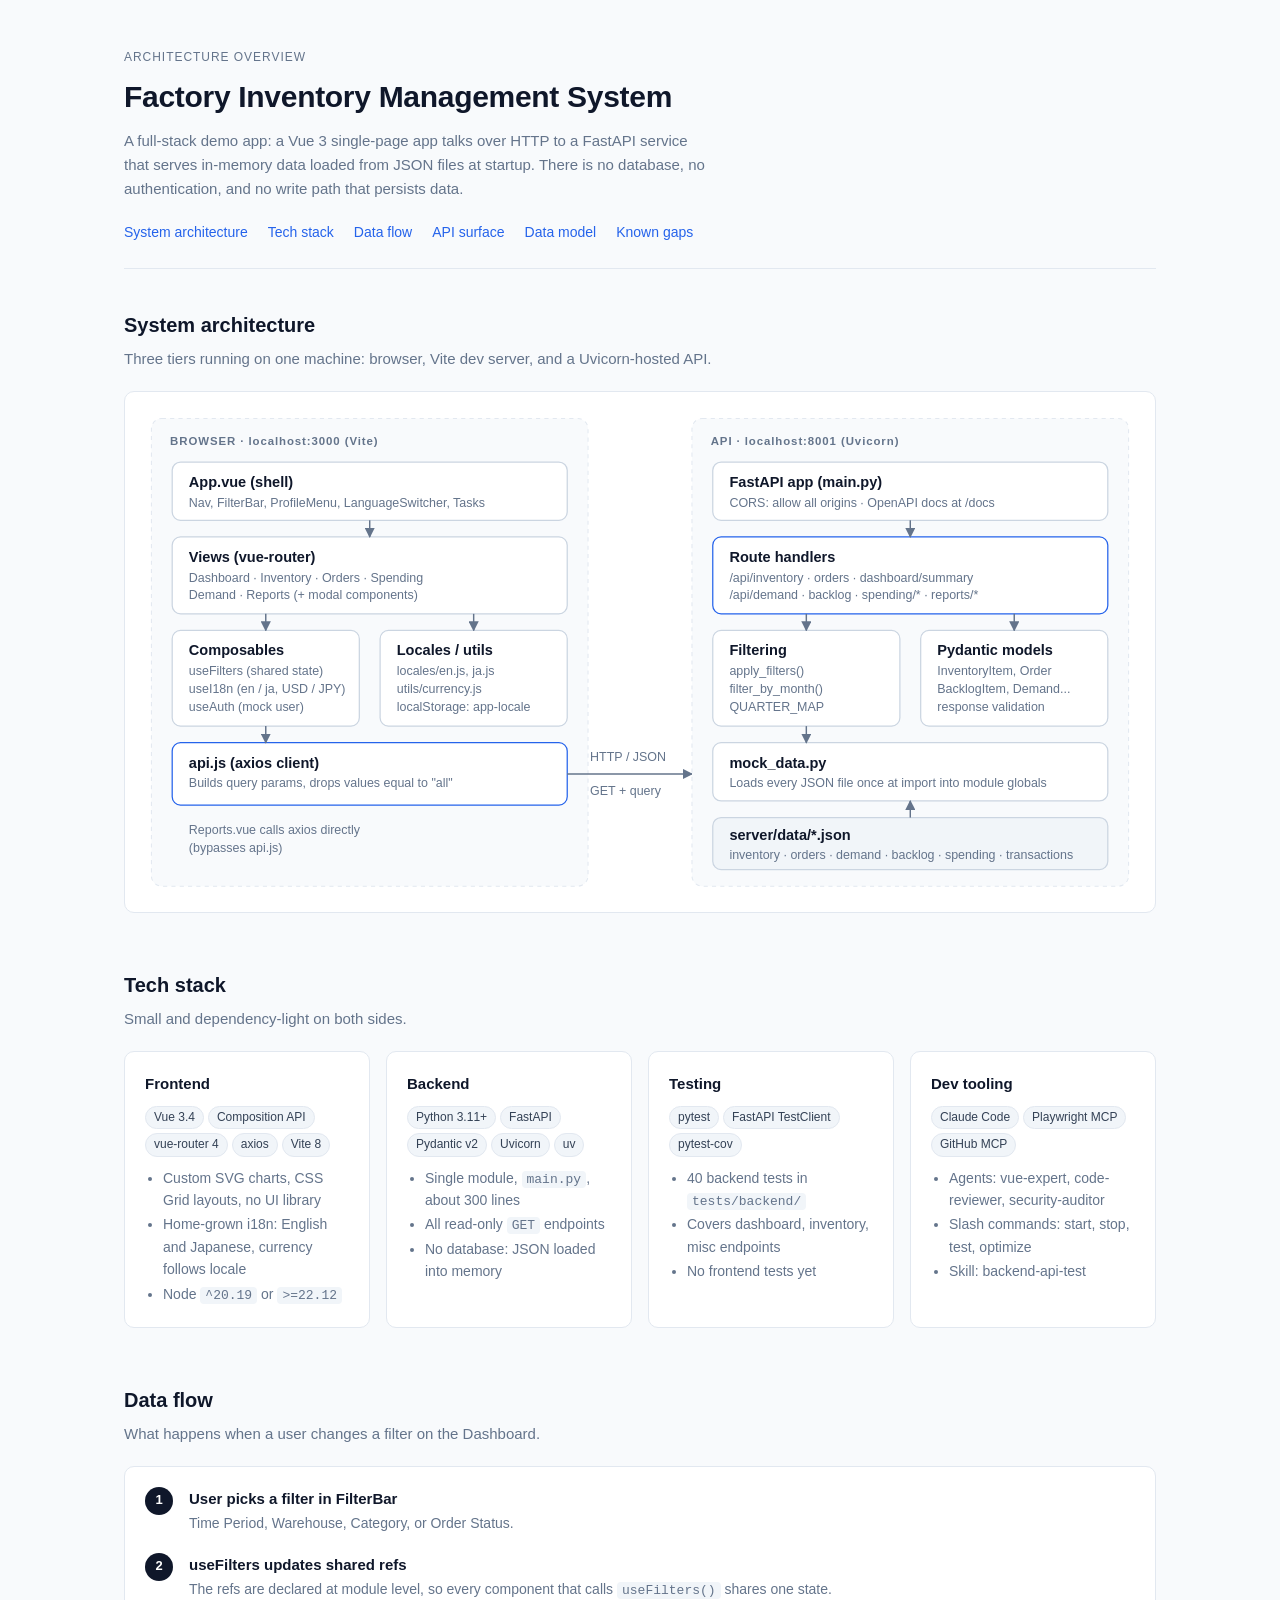
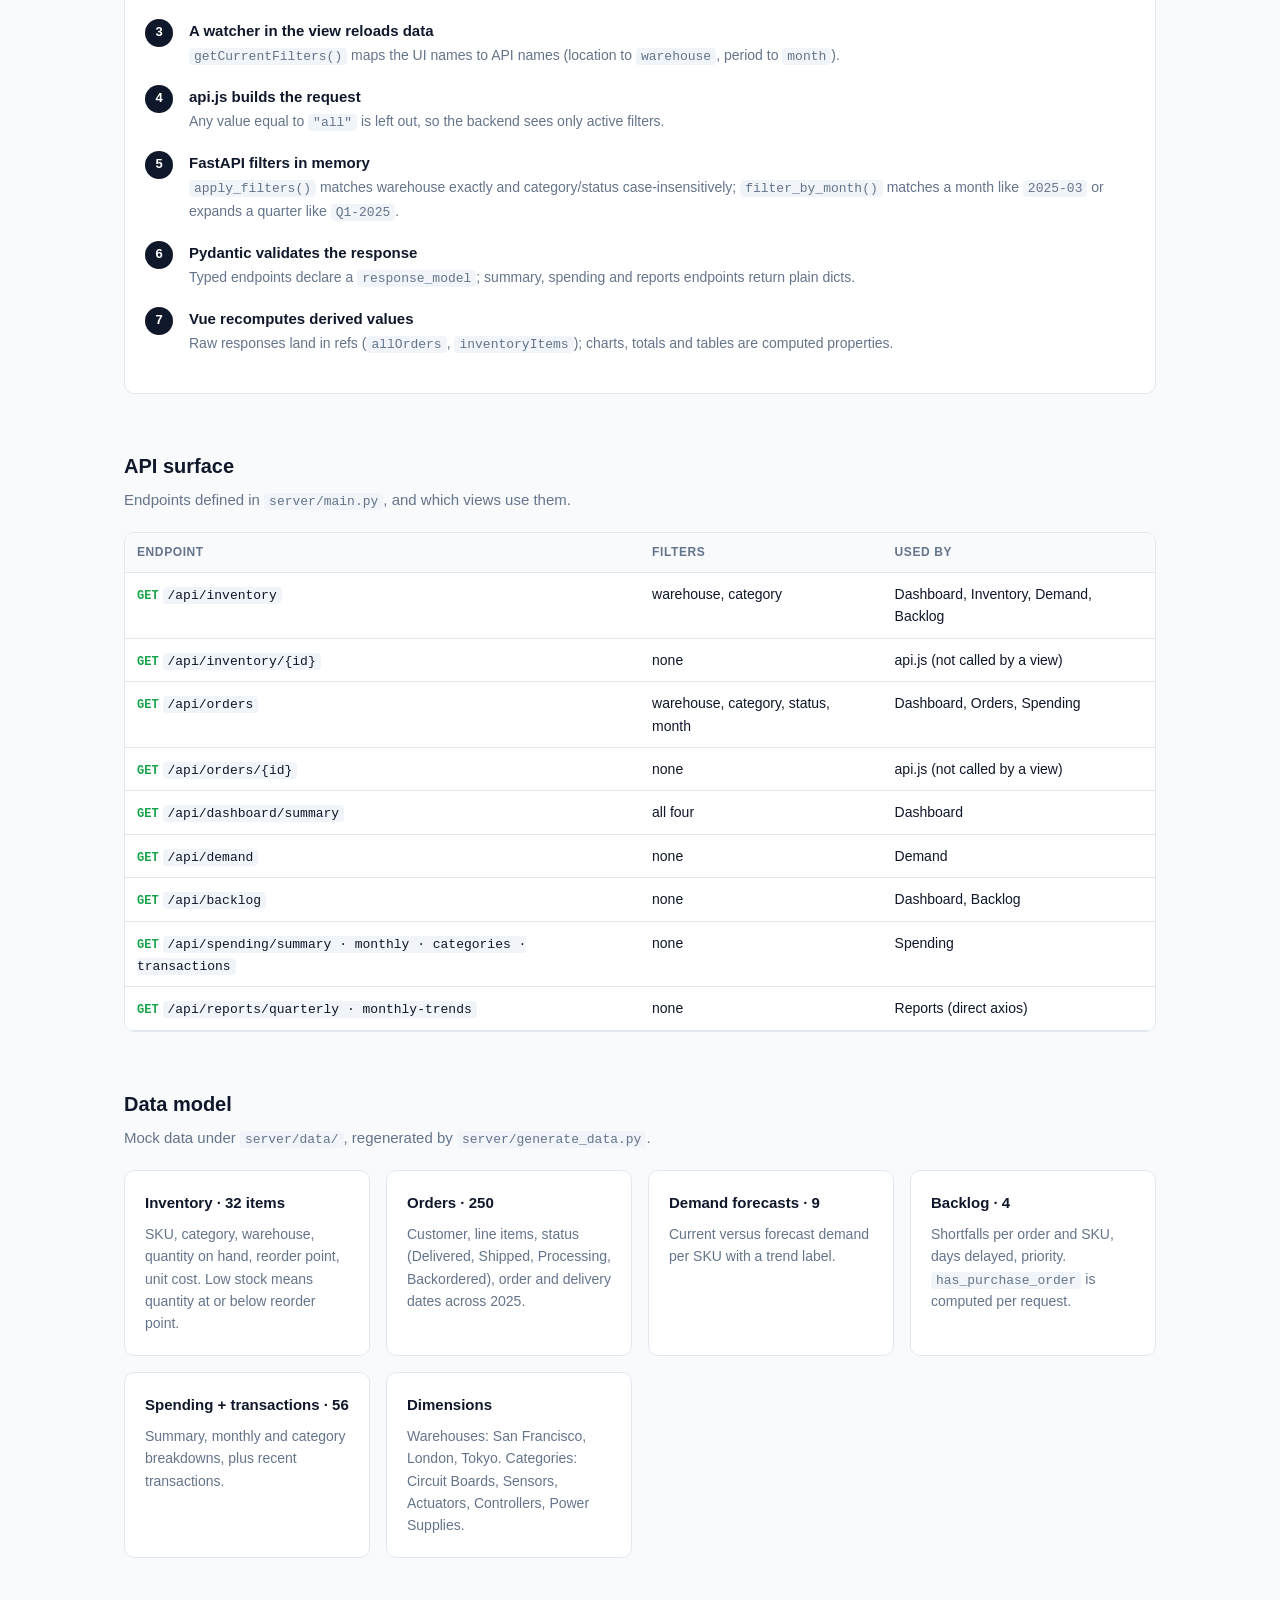
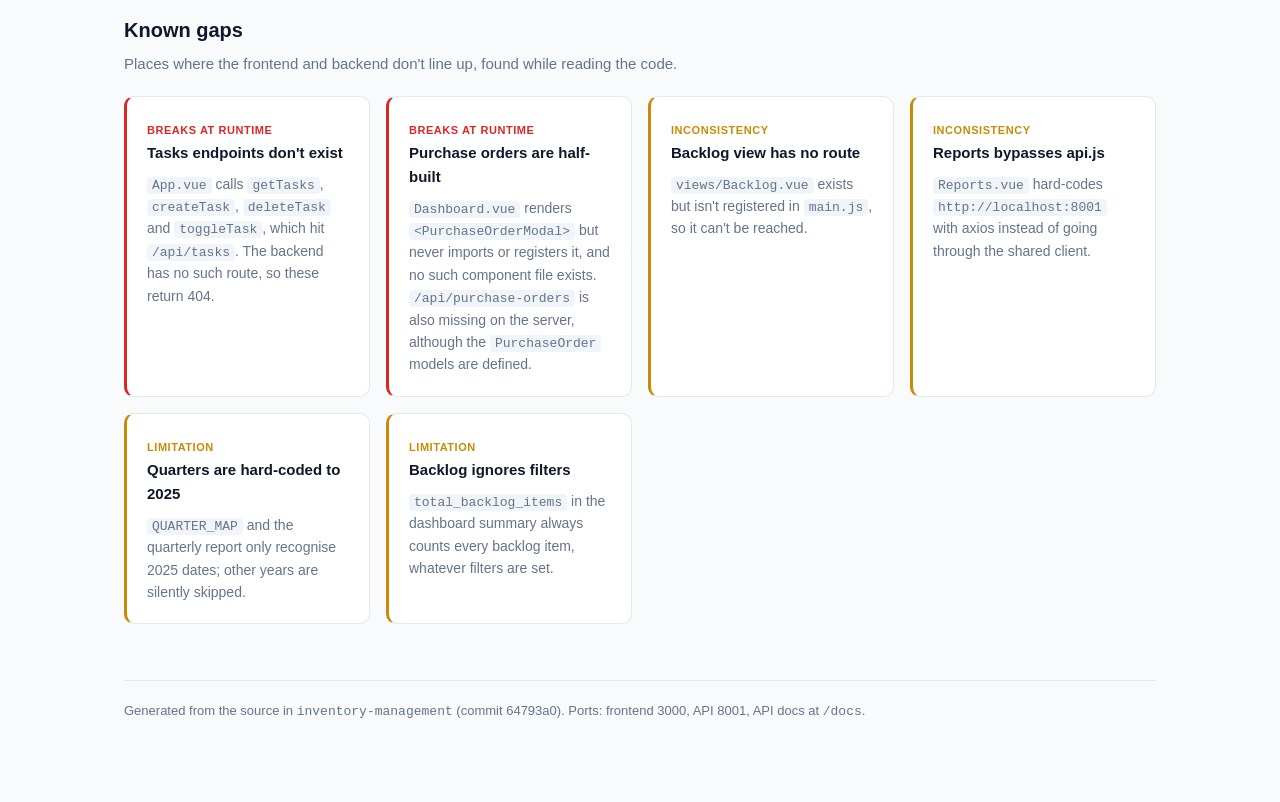
<file: docs/architecture.html>
<!doctype html>
<html lang="en">
<head>
<meta charset="utf-8">
<meta name="viewport" content="width=device-width, initial-scale=1">
<title>Inventory Management Architecture</title>
<style>
  :root {
    --ink: #0f172a;
    --muted: #64748b;
    --line: #e2e8f0;
    --bg: #f8fafc;
    --card: #ffffff;
    --accent: #2563eb;
    --green: #16a34a;
    --yellow: #ca8a04;
    --red: #dc2626;
  }
  * { box-sizing: border-box; }
  body {
    margin: 0;
    background: var(--bg);
    color: var(--ink);
    font: 15px/1.6 -apple-system, "Segoe UI", Roboto, Helvetica, Arial, sans-serif;
  }
  .wrap { max-width: 1080px; margin: 0 auto; padding: 48px 24px 80px; }
  header { border-bottom: 1px solid var(--line); padding-bottom: 24px; margin-bottom: 40px; }
  header p.eyebrow { margin: 0 0 6px; font-size: 12px; letter-spacing: .08em; text-transform: uppercase; color: var(--muted); }
  h1 { margin: 0 0 8px; font-size: 30px; letter-spacing: -.01em; }
  header p.lede { margin: 0; color: var(--muted); max-width: 70ch; }
  nav.toc { display: flex; flex-wrap: wrap; gap: 8px 20px; margin-top: 20px; font-size: 14px; }
  nav.toc a { color: var(--accent); text-decoration: none; }
  nav.toc a:hover { text-decoration: underline; }
  section { margin-bottom: 56px; }
  h2 { font-size: 20px; margin: 0 0 6px; }
  h2 + p.sub { margin: 0 0 20px; color: var(--muted); }
  h3 { font-size: 15px; margin: 0 0 8px; }
  .card { background: var(--card); border: 1px solid var(--line); border-radius: 10px; padding: 20px; }
  .diagram { overflow-x: auto; padding: 16px; }
  .diagram svg { display: block; min-width: 860px; width: 100%; height: auto; }
  .grid { display: grid; gap: 16px; grid-template-columns: repeat(auto-fit, minmax(240px, 1fr)); }
  .grid .card p { margin: 0; color: var(--muted); font-size: 14px; }
  .tag { display: inline-block; font-size: 12px; padding: 1px 8px; border-radius: 999px; background: #f1f5f9; color: #334155; margin: 2px 4px 2px 0; border: 1px solid var(--line); }
  ul.plain { margin: 8px 0 0; padding-left: 18px; color: var(--muted); font-size: 14px; }
  ul.plain li { margin: 2px 0; }
  .table-wrap { overflow-x: auto; }
  table { width: 100%; border-collapse: collapse; font-size: 14px; background: var(--card); }
  th, td { text-align: left; padding: 10px 12px; border-bottom: 1px solid var(--line); vertical-align: top; }
  th { font-size: 12px; text-transform: uppercase; letter-spacing: .05em; color: var(--muted); background: #f8fafc; }
  td code, p code, li code { font: 13px/1.4 Consolas, "SFMono-Regular", Menlo, monospace; background: #f1f5f9; padding: 1px 5px; border-radius: 4px; }
  .method { font: 600 12px Consolas, monospace; color: var(--green); }
  .method.post { color: var(--accent); }
  ol.steps { counter-reset: s; list-style: none; margin: 0; padding: 0; }
  ol.steps li { counter-increment: s; position: relative; padding: 0 0 18px 44px; }
  ol.steps li::before {
    content: counter(s); position: absolute; left: 0; top: 0;
    width: 28px; height: 28px; border-radius: 50%; background: var(--ink); color: #fff;
    font-size: 13px; font-weight: 600; display: grid; place-items: center;
  }
  ol.steps li strong { display: block; }
  ol.steps li span { color: var(--muted); font-size: 14px; }
  .finding { border-left: 3px solid var(--yellow); }
  .finding.high { border-left-color: var(--red); }
  .finding p { margin: 4px 0 0; color: var(--muted); font-size: 14px; }
  .sev { font-size: 11px; font-weight: 600; text-transform: uppercase; letter-spacing: .05em; color: var(--yellow); }
  .finding.high .sev { color: var(--red); }
  footer { color: var(--muted); font-size: 13px; border-top: 1px solid var(--line); padding-top: 20px; }
  @media (max-width: 600px) { h1 { font-size: 24px; } .wrap { padding-top: 32px; } }
</style>
</head>
<body>
<div class="wrap">

<header>
  <p class="eyebrow">Architecture overview</p>
  <h1>Factory Inventory Management System</h1>
  <p class="lede">A full-stack demo app: a Vue 3 single-page app talks over HTTP to a FastAPI service that serves in-memory data loaded from JSON files at startup. There is no database, no authentication, and no write path that persists data.</p>
  <nav class="toc">
    <a href="#system">System architecture</a>
    <a href="#stack">Tech stack</a>
    <a href="#flow">Data flow</a>
    <a href="#api">API surface</a>
    <a href="#data">Data model</a>
    <a href="#gaps">Known gaps</a>
  </nav>
</header>

<section id="system">
  <h2>System architecture</h2>
  <p class="sub">Three tiers running on one machine: browser, Vite dev server, and a Uvicorn-hosted API.</p>
  <div class="card diagram">
    <svg viewBox="0 0 960 470" role="img" aria-label="System architecture diagram: Vue client calls FastAPI over HTTP, which reads JSON files loaded into memory">
      <defs>
        <marker id="arr" viewBox="0 0 10 10" refX="9" refY="5" markerWidth="7" markerHeight="7" orient="auto-start-reverse">
          <path d="M0,0 L10,5 L0,10 z" fill="#64748b"/>
        </marker>
      </defs>
      <style>
        .box { fill: #fff; stroke: #cbd5e1; stroke-width: 1.2; }
        .zone { fill: #f8fafc; stroke: #e2e8f0; stroke-dasharray: 4 4; }
        .t { font: 600 14px "Segoe UI", sans-serif; fill: #0f172a; }
        .s { font: 12px "Segoe UI", sans-serif; fill: #64748b; }
        .z { font: 600 11px "Segoe UI", sans-serif; fill: #64748b; letter-spacing: .08em; }
        .ln { stroke: #64748b; stroke-width: 1.4; fill: none; }
      </style>

      <!-- Client zone -->
      <rect class="zone" x="10" y="10" width="420" height="450" rx="10"/>
      <text class="z" x="28" y="36">BROWSER  ·  localhost:3000 (Vite)</text>

      <rect class="box" x="30" y="52" width="380" height="56" rx="8"/>
      <text class="t" x="46" y="76">App.vue  (shell)</text>
      <text class="s" x="46" y="95">Nav, FilterBar, ProfileMenu, LanguageSwitcher, Tasks</text>

      <rect class="box" x="30" y="124" width="380" height="74" rx="8"/>
      <text class="t" x="46" y="148">Views  (vue-router)</text>
      <text class="s" x="46" y="167">Dashboard · Inventory · Orders · Spending</text>
      <text class="s" x="46" y="184">Demand · Reports  (+ modal components)</text>

      <rect class="box" x="30" y="214" width="180" height="92" rx="8"/>
      <text class="t" x="46" y="238">Composables</text>
      <text class="s" x="46" y="257">useFilters (shared state)</text>
      <text class="s" x="46" y="274">useI18n (en / ja, USD / JPY)</text>
      <text class="s" x="46" y="291">useAuth (mock user)</text>

      <rect class="box" x="230" y="214" width="180" height="92" rx="8"/>
      <text class="t" x="246" y="238">Locales / utils</text>
      <text class="s" x="246" y="257">locales/en.js, ja.js</text>
      <text class="s" x="246" y="274">utils/currency.js</text>
      <text class="s" x="246" y="291">localStorage: app-locale</text>

      <rect class="box" x="30" y="322" width="380" height="60" rx="8" style="stroke:#2563eb"/>
      <text class="t" x="46" y="346">api.js  (axios client)</text>
      <text class="s" x="46" y="365">Builds query params, drops values equal to "all"</text>

      <path class="ln" d="M220 108 V124" marker-end="url(#arr)"/>
      <path class="ln" d="M120 198 V214" marker-end="url(#arr)"/>
      <path class="ln" d="M320 198 V214" marker-end="url(#arr)"/>
      <path class="ln" d="M120 306 V322" marker-end="url(#arr)"/>

      <text class="s" x="46" y="410">Reports.vue calls axios directly</text>
      <text class="s" x="46" y="427">(bypasses api.js)</text>

      <!-- HTTP link -->
      <path class="ln" d="M410 352 H530" marker-end="url(#arr)"/>
      <text class="s" x="432" y="340">HTTP / JSON</text>
      <text class="s" x="432" y="372">GET + query</text>

      <!-- Server zone -->
      <rect class="zone" x="530" y="10" width="420" height="450" rx="10"/>
      <text class="z" x="548" y="36">API  ·  localhost:8001 (Uvicorn)</text>

      <rect class="box" x="550" y="52" width="380" height="56" rx="8"/>
      <text class="t" x="566" y="76">FastAPI app  (main.py)</text>
      <text class="s" x="566" y="95">CORS: allow all origins · OpenAPI docs at /docs</text>

      <rect class="box" x="550" y="124" width="380" height="74" rx="8" style="stroke:#2563eb"/>
      <text class="t" x="566" y="148">Route handlers</text>
      <text class="s" x="566" y="167">/api/inventory · orders · dashboard/summary</text>
      <text class="s" x="566" y="184">/api/demand · backlog · spending/* · reports/*</text>

      <rect class="box" x="550" y="214" width="180" height="92" rx="8"/>
      <text class="t" x="566" y="238">Filtering</text>
      <text class="s" x="566" y="257">apply_filters()</text>
      <text class="s" x="566" y="274">filter_by_month()</text>
      <text class="s" x="566" y="291">QUARTER_MAP</text>

      <rect class="box" x="750" y="214" width="180" height="92" rx="8"/>
      <text class="t" x="766" y="238">Pydantic models</text>
      <text class="s" x="766" y="257">InventoryItem, Order</text>
      <text class="s" x="766" y="274">BacklogItem, Demand...</text>
      <text class="s" x="766" y="291">response validation</text>

      <rect class="box" x="550" y="322" width="380" height="56" rx="8"/>
      <text class="t" x="566" y="346">mock_data.py</text>
      <text class="s" x="566" y="365">Loads every JSON file once at import into module globals</text>

      <rect class="box" x="550" y="394" width="380" height="50" rx="8" style="fill:#f1f5f9"/>
      <text class="t" x="566" y="416">server/data/*.json</text>
      <text class="s" x="566" y="434">inventory · orders · demand · backlog · spending · transactions</text>

      <path class="ln" d="M740 108 V124" marker-end="url(#arr)"/>
      <path class="ln" d="M640 198 V214" marker-end="url(#arr)"/>
      <path class="ln" d="M840 198 V214" marker-end="url(#arr)"/>
      <path class="ln" d="M640 306 V322" marker-end="url(#arr)"/>
      <path class="ln" d="M740 394 V378" marker-end="url(#arr)"/>
    </svg>
  </div>
</section>

<section id="stack">
  <h2>Tech stack</h2>
  <p class="sub">Small and dependency-light on both sides.</p>
  <div class="grid">
    <div class="card">
      <h3>Frontend</h3>
      <span class="tag">Vue 3.4</span><span class="tag">Composition API</span><span class="tag">vue-router 4</span><span class="tag">axios</span><span class="tag">Vite 8</span>
      <ul class="plain">
        <li>Custom SVG charts, CSS Grid layouts, no UI library</li>
        <li>Home-grown i18n: English and Japanese, currency follows locale</li>
        <li>Node <code>^20.19</code> or <code>&gt;=22.12</code></li>
      </ul>
    </div>
    <div class="card">
      <h3>Backend</h3>
      <span class="tag">Python 3.11+</span><span class="tag">FastAPI</span><span class="tag">Pydantic v2</span><span class="tag">Uvicorn</span><span class="tag">uv</span>
      <ul class="plain">
        <li>Single module, <code>main.py</code>, about 300 lines</li>
        <li>All read-only <code>GET</code> endpoints</li>
        <li>No database: JSON loaded into memory</li>
      </ul>
    </div>
    <div class="card">
      <h3>Testing</h3>
      <span class="tag">pytest</span><span class="tag">FastAPI TestClient</span><span class="tag">pytest-cov</span>
      <ul class="plain">
        <li>40 backend tests in <code>tests/backend/</code></li>
        <li>Covers dashboard, inventory, misc endpoints</li>
        <li>No frontend tests yet</li>
      </ul>
    </div>
    <div class="card">
      <h3>Dev tooling</h3>
      <span class="tag">Claude Code</span><span class="tag">Playwright MCP</span><span class="tag">GitHub MCP</span>
      <ul class="plain">
        <li>Agents: vue-expert, code-reviewer, security-auditor</li>
        <li>Slash commands: start, stop, test, optimize</li>
        <li>Skill: backend-api-test</li>
      </ul>
    </div>
  </div>
</section>

<section id="flow">
  <h2>Data flow</h2>
  <p class="sub">What happens when a user changes a filter on the Dashboard.</p>
  <div class="card">
    <ol class="steps">
      <li><strong>User picks a filter in FilterBar</strong><span>Time Period, Warehouse, Category, or Order Status.</span></li>
      <li><strong>useFilters updates shared refs</strong><span>The refs are declared at module level, so every component that calls <code>useFilters()</code> shares one state.</span></li>
      <li><strong>A watcher in the view reloads data</strong><span><code>getCurrentFilters()</code> maps the UI names to API names (location to <code>warehouse</code>, period to <code>month</code>).</span></li>
      <li><strong>api.js builds the request</strong><span>Any value equal to <code>"all"</code> is left out, so the backend sees only active filters.</span></li>
      <li><strong>FastAPI filters in memory</strong><span><code>apply_filters()</code> matches warehouse exactly and category/status case-insensitively; <code>filter_by_month()</code> matches a month like <code>2025-03</code> or expands a quarter like <code>Q1-2025</code>.</span></li>
      <li><strong>Pydantic validates the response</strong><span>Typed endpoints declare a <code>response_model</code>; summary, spending and reports endpoints return plain dicts.</span></li>
      <li><strong>Vue recomputes derived values</strong><span>Raw responses land in refs (<code>allOrders</code>, <code>inventoryItems</code>); charts, totals and tables are computed properties.</span></li>
    </ol>
  </div>
</section>

<section id="api">
  <h2>API surface</h2>
  <p class="sub">Endpoints defined in <code>server/main.py</code>, and which views use them.</p>
  <div class="table-wrap card" style="padding:0">
    <table>
      <thead><tr><th>Endpoint</th><th>Filters</th><th>Used by</th></tr></thead>
      <tbody>
        <tr><td><span class="method">GET</span> <code>/api/inventory</code></td><td>warehouse, category</td><td>Dashboard, Inventory, Demand, Backlog</td></tr>
        <tr><td><span class="method">GET</span> <code>/api/inventory/{id}</code></td><td>none</td><td>api.js (not called by a view)</td></tr>
        <tr><td><span class="method">GET</span> <code>/api/orders</code></td><td>warehouse, category, status, month</td><td>Dashboard, Orders, Spending</td></tr>
        <tr><td><span class="method">GET</span> <code>/api/orders/{id}</code></td><td>none</td><td>api.js (not called by a view)</td></tr>
        <tr><td><span class="method">GET</span> <code>/api/dashboard/summary</code></td><td>all four</td><td>Dashboard</td></tr>
        <tr><td><span class="method">GET</span> <code>/api/demand</code></td><td>none</td><td>Demand</td></tr>
        <tr><td><span class="method">GET</span> <code>/api/backlog</code></td><td>none</td><td>Dashboard, Backlog</td></tr>
        <tr><td><span class="method">GET</span> <code>/api/spending/summary · monthly · categories · transactions</code></td><td>none</td><td>Spending</td></tr>
        <tr><td><span class="method">GET</span> <code>/api/reports/quarterly · monthly-trends</code></td><td>none</td><td>Reports (direct axios)</td></tr>
      </tbody>
    </table>
  </div>
</section>

<section id="data">
  <h2>Data model</h2>
  <p class="sub">Mock data under <code>server/data/</code>, regenerated by <code>server/generate_data.py</code>.</p>
  <div class="grid">
    <div class="card"><h3>Inventory · 32 items</h3><p>SKU, category, warehouse, quantity on hand, reorder point, unit cost. Low stock means quantity at or below reorder point.</p></div>
    <div class="card"><h3>Orders · 250</h3><p>Customer, line items, status (Delivered, Shipped, Processing, Backordered), order and delivery dates across 2025.</p></div>
    <div class="card"><h3>Demand forecasts · 9</h3><p>Current versus forecast demand per SKU with a trend label.</p></div>
    <div class="card"><h3>Backlog · 4</h3><p>Shortfalls per order and SKU, days delayed, priority. <code>has_purchase_order</code> is computed per request.</p></div>
    <div class="card"><h3>Spending + transactions · 56</h3><p>Summary, monthly and category breakdowns, plus recent transactions.</p></div>
    <div class="card"><h3>Dimensions</h3><p>Warehouses: San Francisco, London, Tokyo. Categories: Circuit Boards, Sensors, Actuators, Controllers, Power Supplies.</p></div>
  </div>
</section>

<section id="gaps">
  <h2>Known gaps</h2>
  <p class="sub">Places where the frontend and backend don't line up, found while reading the code.</p>
  <div class="grid">
    <div class="card finding high">
      <span class="sev">Breaks at runtime</span>
      <h3>Tasks endpoints don't exist</h3>
      <p><code>App.vue</code> calls <code>getTasks</code>, <code>createTask</code>, <code>deleteTask</code> and <code>toggleTask</code>, which hit <code>/api/tasks</code>. The backend has no such route, so these return 404.</p>
    </div>
    <div class="card finding high">
      <span class="sev">Breaks at runtime</span>
      <h3>Purchase orders are half-built</h3>
      <p><code>Dashboard.vue</code> renders <code>&lt;PurchaseOrderModal&gt;</code> but never imports or registers it, and no such component file exists. <code>/api/purchase-orders</code> is also missing on the server, although the <code>PurchaseOrder</code> models are defined.</p>
    </div>
    <div class="card finding">
      <span class="sev">Inconsistency</span>
      <h3>Backlog view has no route</h3>
      <p><code>views/Backlog.vue</code> exists but isn't registered in <code>main.js</code>, so it can't be reached.</p>
    </div>
    <div class="card finding">
      <span class="sev">Inconsistency</span>
      <h3>Reports bypasses api.js</h3>
      <p><code>Reports.vue</code> hard-codes <code>http://localhost:8001</code> with axios instead of going through the shared client.</p>
    </div>
    <div class="card finding">
      <span class="sev">Limitation</span>
      <h3>Quarters are hard-coded to 2025</h3>
      <p><code>QUARTER_MAP</code> and the quarterly report only recognise 2025 dates; other years are silently skipped.</p>
    </div>
    <div class="card finding">
      <span class="sev">Limitation</span>
      <h3>Backlog ignores filters</h3>
      <p><code>total_backlog_items</code> in the dashboard summary always counts every backlog item, whatever filters are set.</p>
    </div>
  </div>
</section>

<footer>
  Generated from the source in <code>inventory-management</code> (commit 64793a0). Ports: frontend 3000, API 8001, API docs at <code>/docs</code>.
</footer>

</div>
</body>
</html>
</file>
